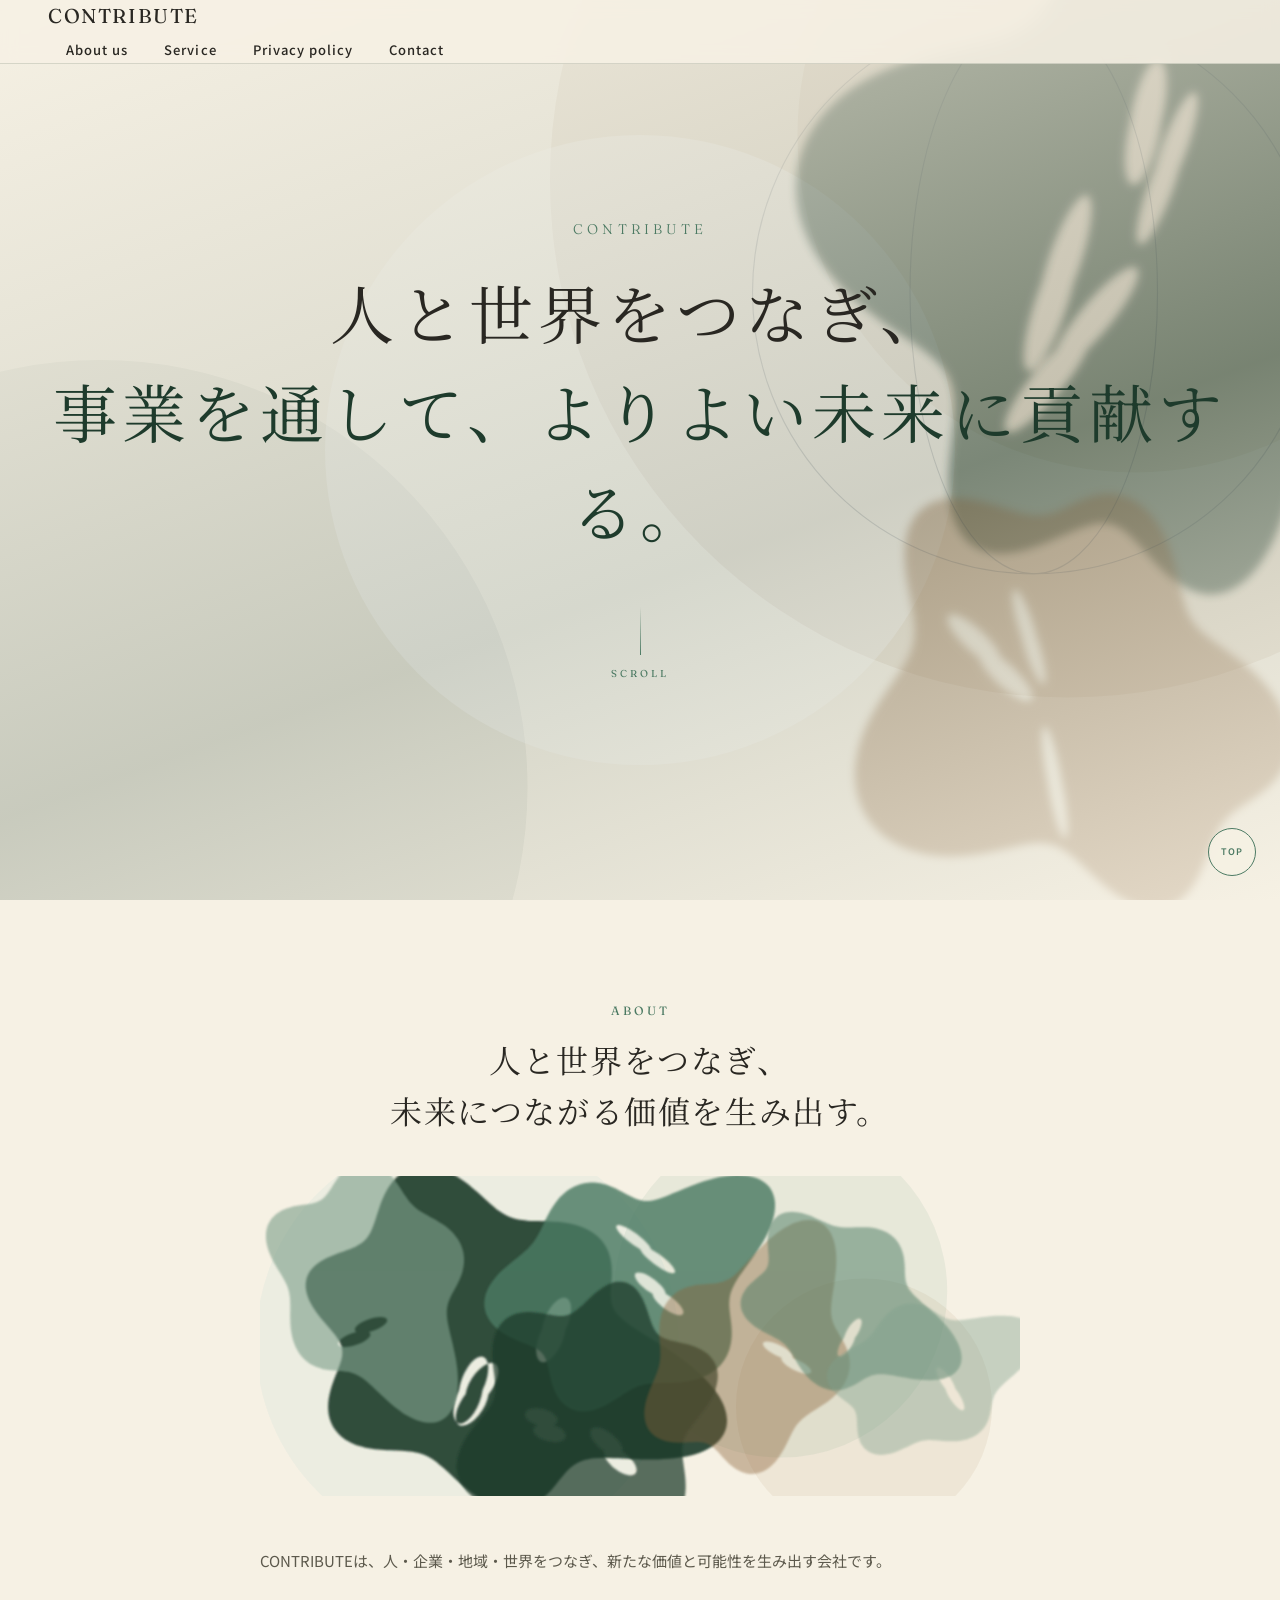
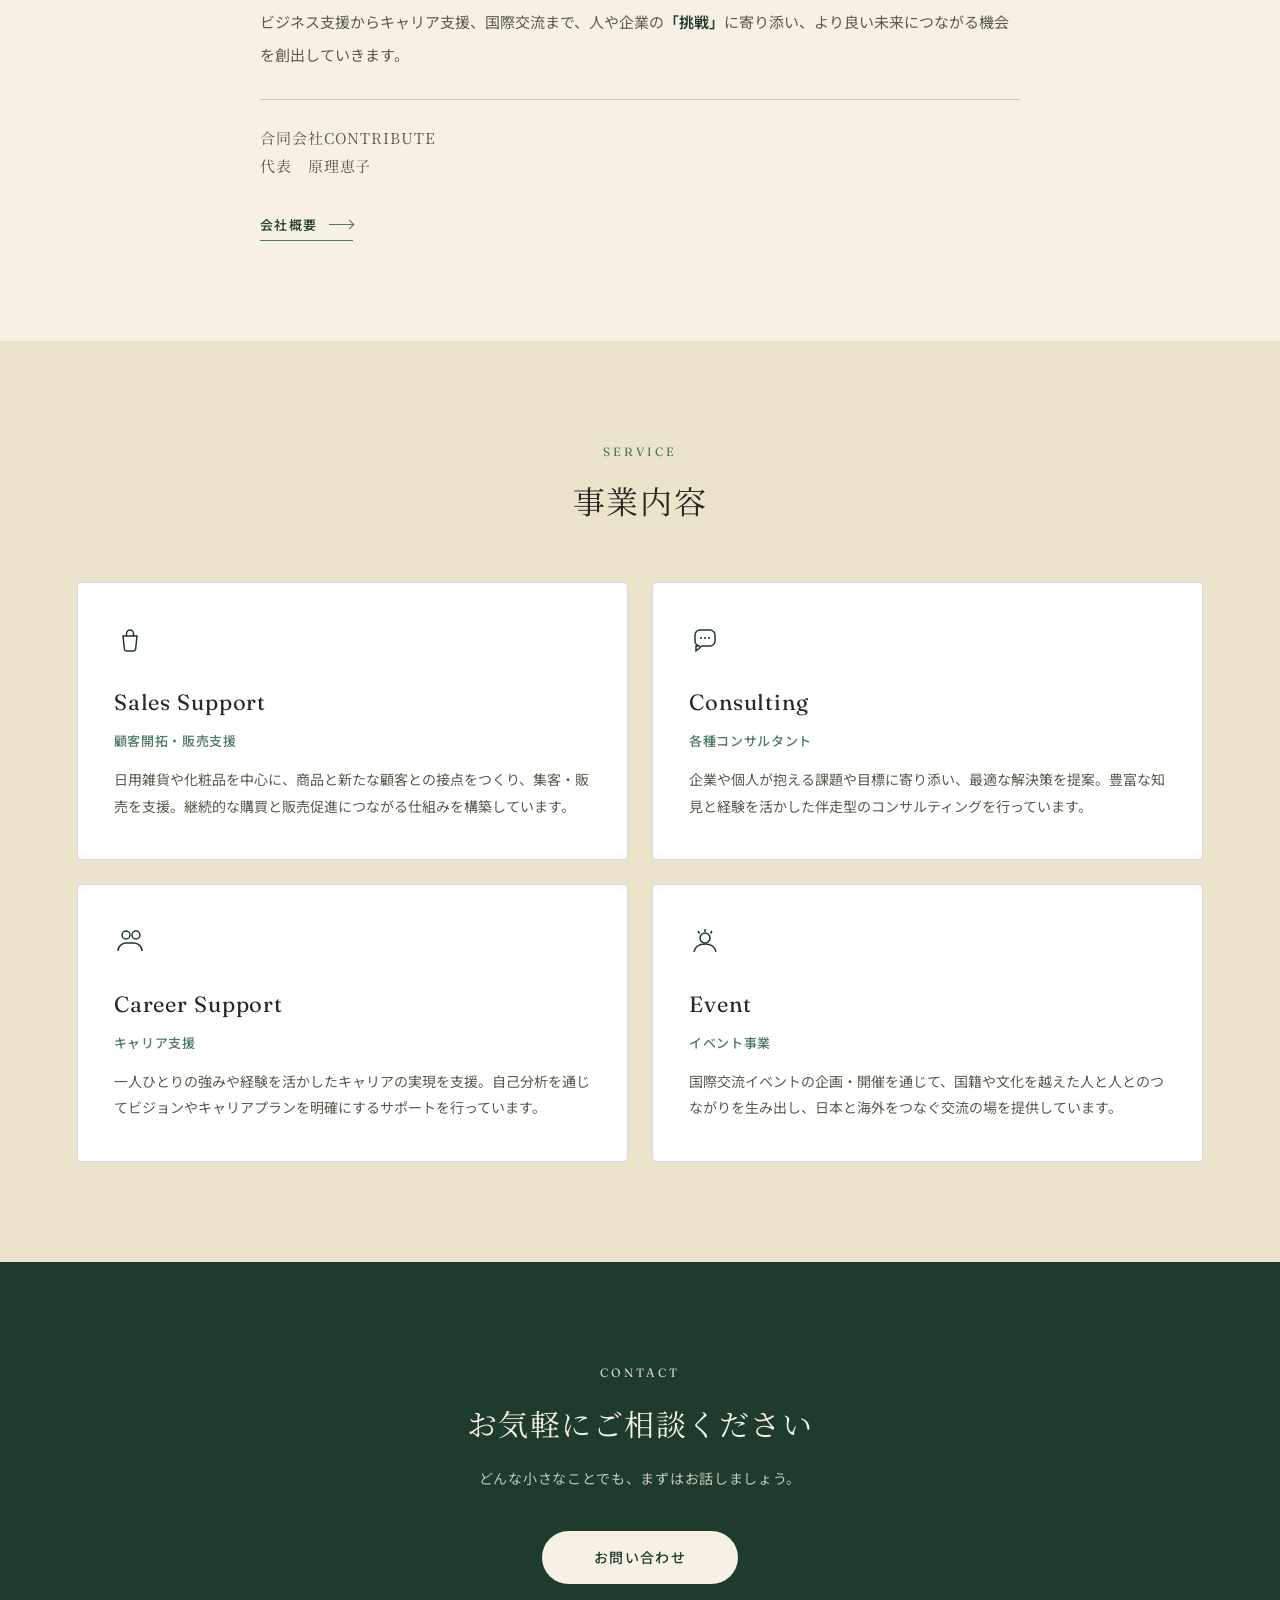
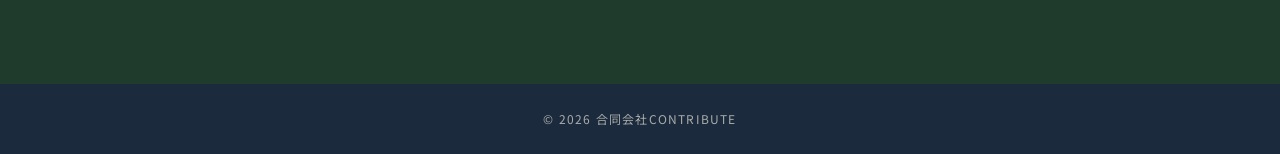
<file: index.html>
<!doctype html>
<html lang="ja">
  <head>
    <!-- Google Analytics : TODO CONTRIBUTE様の正式なGA計測IDに差し替えてください（現在UTSUWA案から引き継いだプレースホルダーのため無効化しています） -->
    <!--
    <script async src="https://www.googletagmanager.com/gtag/js?id=G-XXXXXXXXXX"></script>
    <script>
      window.dataLayer = window.dataLayer || [];
      function gtag(){dataLayer.push(arguments);}
      gtag('js', new Date());
      gtag('config', 'G-XXXXXXXXXX');
    </script>
    -->
    <meta charset="utf-8">
    <meta name="viewport" content="width=device-width, initial-scale=1, shrink-to-fit=no">
    <meta name="description" content="人と世界をつなぎ、事業を通して、よりよい未来に貢献する。合同会社CONTRIBUTE">
    <title>合同会社CONTRIBUTE</title>
    <link rel="icon" href="./favicon.ico?20260816">
    <!-- Google Fonts -->
    <link rel="preconnect" href="https://fonts.googleapis.com">
    <link rel="preconnect" href="https://fonts.gstatic.com" crossorigin>
    <link href="https://fonts.googleapis.com/css2?family=Fraunces:opsz,wght@9..144,300;9..144,400;9..144,500;9..144,600&family=Noto+Sans+JP:wght@300;400;500;700&family=Noto+Serif+JP:wght@300;400;500;600&display=swap" rel="stylesheet">
    <script src="https://ajax.googleapis.com/ajax/libs/jquery/3.6.0/jquery.min.js"></script>
    <script src="CONTRIBUTE.js"></script>
    <link href="CONTRIBUTE.css?v=20260816" rel="stylesheet">
  </head>
  <body id="top">
    <div class="wrapper">

      <!-- HEADER -->
      <header>
        <div class="header">
          <a class="header__logo" href="index.html">CONTRIBUTE</a>
          <div class="header__menu hide_sp">
            <ul>
              <li class="menu__list"><a href="about/index.html">About us</a></li>
              <li class="menu__list"><a href="#service">Service</a></li>
              <li class="menu__list"><a href="privacy-policy/index.html">Privacy policy</a></li>
              <li class="menu__list contact"><a href="contact/index.html">Contact</a></li>
            </ul>
          </div>
          <div class="header__menu--sp hide_pc"></div>
        </div>
      </header>
      <div class="hamburger-menu-wrapper hide_pc">
        <button class="hamburger-menu"><span>toggle menu</span></button>
      </div>
      <div class="menu-overlay"></div>
      <div class="menu">
        <div class="menu-list">
          <a href="about/index.html">About us</a><br>
          <a href="#service">Service</a><br>
          <a href="privacy-policy/index.html">Privacy policy</a><br>
          <a href="contact/index.html">Contact</a><br>
        </div>
      </div>

      <!-- HERO -->
      <section id="hero">
        <div class="hero__bg"></div>
        <div class="hero__overlay"></div>
        <div class="hero__content">
          <p class="hero__label">CONTRIBUTE</p>
          <h1 class="hero__title">人と世界をつなぎ、<br><span>事業を通して、よりよい未来に貢献する。</span></h1>
          <div class="hero__scroll">
            <span class="scroll-line"></span>
            <span class="scroll-text">SCROLL</span>
          </div>
        </div>
      </section>

      <!-- ABOUT -->
      <section id="about" class="about-message about-message--long section fade-in">
        <div class="section__inner about-message__inner--long">
          <div class="about-message__lead">
            <p class="section__label">ABOUT</p>
            <h2 class="section__title">人と世界をつなぎ、<br>未来につながる価値を生み出す。</h2>
          </div>
          <div class="about-message__img about-message__img--long">
            <img src="img/about_visual.svg" alt="CONTRIBUTE">
          </div>
          <div class="about-message__prose">
            <p>CONTRIBUTEは、人・企業・地域・世界をつなぎ、新たな価値と可能性を生み出す会社です。</p>
            <p>ビジネス支援からキャリア支援、国際交流まで、人や企業の<strong>「挑戦」</strong>に寄り添い、より良い未来につながる機会を創出していきます。</p>
            <p class="about-message__sign">合同会社CONTRIBUTE<br>代表　原理恵子</p>
            <a href="about/index.html" class="link-btn">
              <span class="link-btn__text">会社概要</span>
              <span class="link-btn__arrow"></span>
            </a>
          </div>
        </div>
      </section>

      <!-- SERVICE -->
      <section id="service" class="section section--gray fade-in">
        <div class="section__inner section__inner--center">
          <p class="section__label">SERVICE</p>
          <h2 class="section__title">事業内容</h2>
          <div class="service__grid">
            <div class="service__card">
              <div class="service__icon-wrap">
                <svg width="32" height="32" viewBox="0 0 32 32" fill="none" xmlns="http://www.w3.org/2000/svg">
                  <path d="M9 13h14l-1.4 13.2c-.1 1-.9 1.8-2 1.8h-7.2c-1 0-1.9-.8-2-1.8L9 13z" stroke="#1E3B2C" stroke-width="1.5" fill="none"/>
                  <path d="M12.5 13v-2.5a3.5 3.5 0 017 0V13" stroke="#1E3B2C" stroke-width="1.5" fill="none"/>
                </svg>
              </div>
              <h3 class="service__en">Sales Support</h3>
              <p class="service__ja">顧客開拓・販売支援</p>
              <p class="service__desc">日用雑貨や化粧品を中心に、商品と新たな顧客との接点をつくり、集客・販売を支援。継続的な購買と販売促進につながる仕組みを構築しています。</p>
            </div>
            <div class="service__card">
              <div class="service__icon-wrap">
                <svg width="32" height="32" viewBox="0 0 32 32" fill="none" xmlns="http://www.w3.org/2000/svg">
                  <path d="M6 12a5 5 0 015-5h10a5 5 0 015 5v6a5 5 0 01-5 5h-8l-6 5v-5H11a5 5 0 01-5-5v-6z" stroke="#1E3B2C" stroke-width="1.5" fill="none"/>
                  <circle cx="12" cy="15" r="1.1" fill="#1E3B2C"/>
                  <circle cx="16" cy="15" r="1.1" fill="#1E3B2C"/>
                  <circle cx="20" cy="15" r="1.1" fill="#1E3B2C"/>
                </svg>
              </div>
              <h3 class="service__en">Consulting</h3>
              <p class="service__ja">各種コンサルタント</p>
              <p class="service__desc">企業や個人が抱える課題や目標に寄り添い、最適な解決策を提案。豊富な知見と経験を活かした伴走型のコンサルティングを行っています。</p>
            </div>
            <div class="service__card">
              <div class="service__icon-wrap">
                <svg width="32" height="32" viewBox="0 0 32 32" fill="none" xmlns="http://www.w3.org/2000/svg">
                  <circle cx="12" cy="10" r="4" stroke="#1E3B2C" stroke-width="1.5" fill="none"/>
                  <circle cx="22" cy="10" r="4" stroke="#1E3B2C" stroke-width="1.5" fill="none"/>
                  <path d="M4 26c0-4.4 3.6-8 8-8h8c4.4 0 8 3.6 8 8" stroke="#1E3B2C" stroke-width="1.5" fill="none"/>
                </svg>
              </div>
              <h3 class="service__en">Career Support</h3>
              <p class="service__ja">キャリア支援</p>
              <p class="service__desc">一人ひとりの強みや経験を活かしたキャリアの実現を支援。自己分析を通じてビジョンやキャリアプランを明確にするサポートを行っています。</p>
            </div>
            <div class="service__card">
              <div class="service__icon-wrap">
                <svg width="32" height="32" viewBox="0 0 32 32" fill="none" xmlns="http://www.w3.org/2000/svg">
                  <circle cx="16" cy="13" r="5" stroke="#1E3B2C" stroke-width="1.5" fill="none"/>
                  <path d="M5 27c1-5 5-8 11-8s10 3 11 8" stroke="#1E3B2C" stroke-width="1.5" fill="none"/>
                  <path d="M16 4v3M9 6l1.5 2.5M23 6l-1.5 2.5" stroke="#1E3B2C" stroke-width="1.5"/>
                </svg>
              </div>
              <h3 class="service__en">Event</h3>
              <p class="service__ja">イベント事業</p>
              <p class="service__desc">国際交流イベントの企画・開催を通じて、国籍や文化を越えた人と人とのつながりを生み出し、日本と海外をつなぐ交流の場を提供しています。</p>
            </div>
          </div>
        </div>
      </section>

      <!-- CONTACT CTA -->
      <section id="contact-cta" class="section section--pink fade-in">
        <div class="section__inner section__inner--center">
          <p class="section__label section__label--light">CONTACT</p>
          <h2 class="cta__title">お気軽にご相談ください</h2>
          <p class="cta__body">どんな小さなことでも、まずはお話しましょう。</p>
          <a href="contact/index.html" class="cta-btn">お問い合わせ</a>
        </div>
      </section>

      <footer>
        <p>© 2026 合同会社CONTRIBUTE</p>
      </footer>

      <a class="totop" href="#top"><span>TOP</span></a>
    </div>
  </body>
</html>
</file>
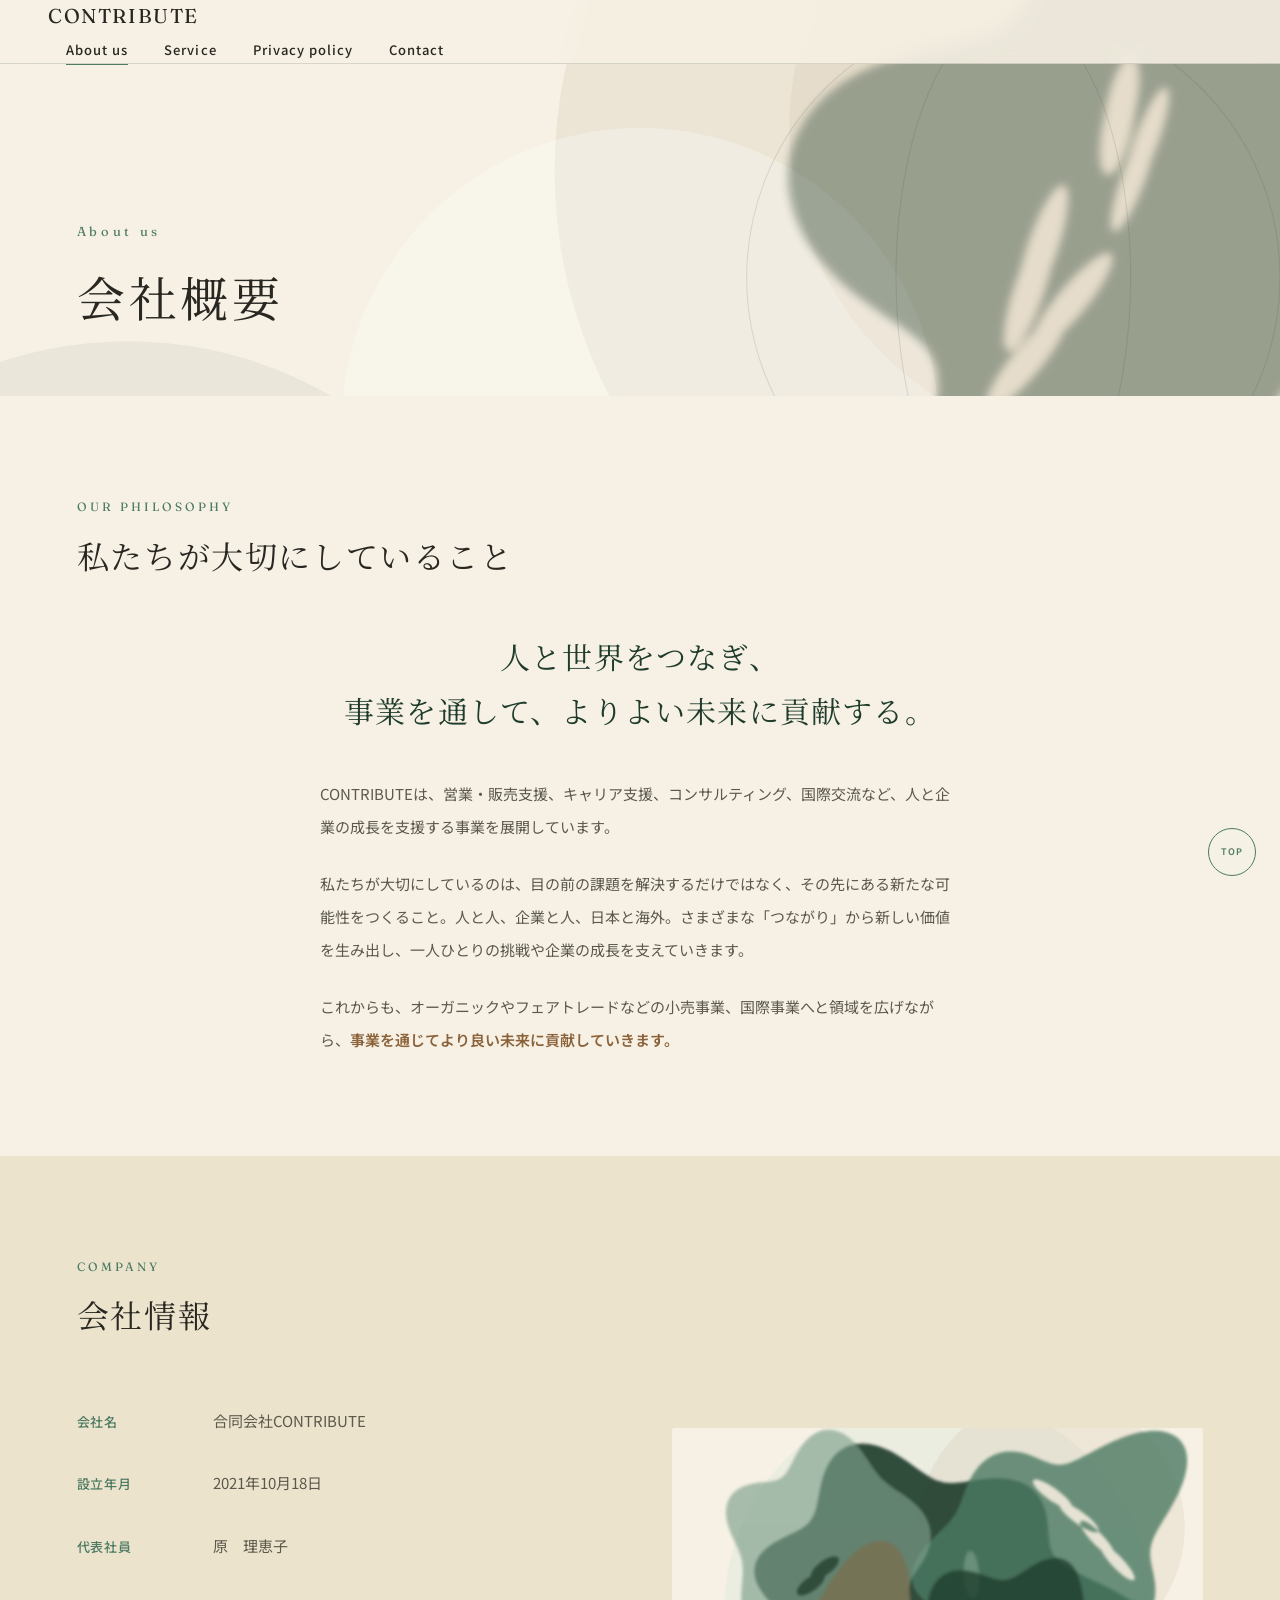
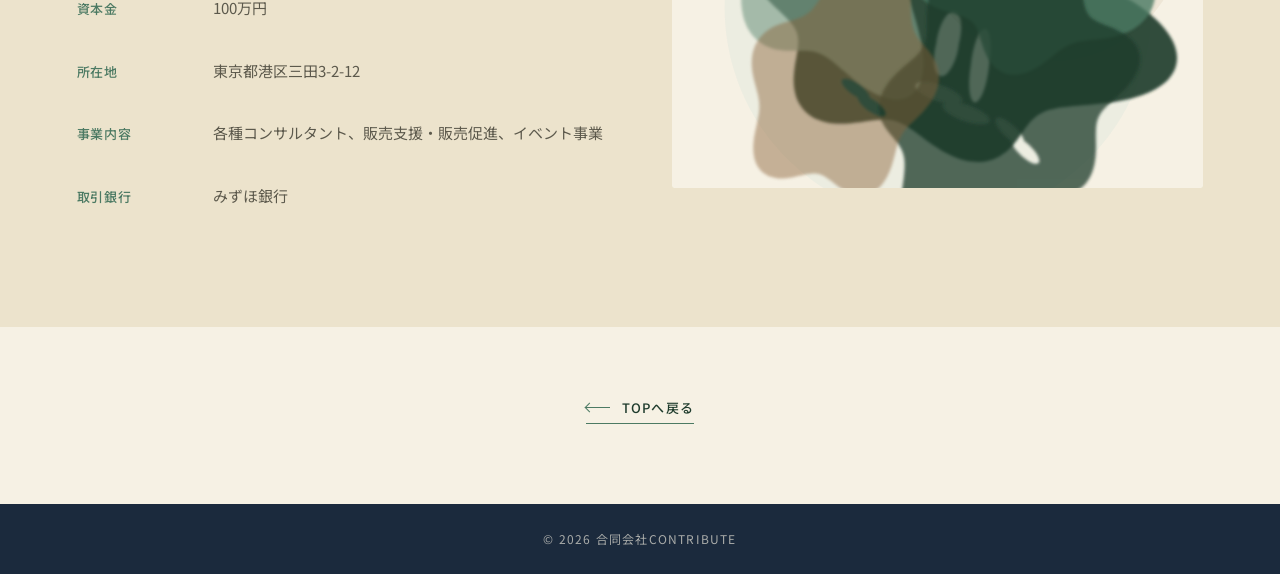
<file: about/index.html>
<!doctype html>
<html lang="ja">
  <head>
    <!-- Google Analytics : TODO CONTRIBUTE様の正式なGA計測IDに差し替えてください -->
    <!--
    <script async src="https://www.googletagmanager.com/gtag/js?id=G-XXXXXXXXXX"></script>
    <script>
      window.dataLayer = window.dataLayer || [];
      function gtag(){dataLayer.push(arguments);}
      gtag('js', new Date());
      gtag('config', 'G-XXXXXXXXXX');
    </script>
    -->
    <meta charset="utf-8">
    <meta name="viewport" content="width=device-width, initial-scale=1, shrink-to-fit=no">
    <meta name="description" content="合同会社CONTRIBUTE の会社概要・理念・事業内容">
    <title>About us｜合同会社CONTRIBUTE</title>
    <link rel="icon" href="../favicon.ico?20260816">
    <link rel="preconnect" href="https://fonts.googleapis.com">
    <link rel="preconnect" href="https://fonts.gstatic.com" crossorigin>
    <link href="https://fonts.googleapis.com/css2?family=Fraunces:opsz,wght@9..144,300;9..144,400;9..144,500;9..144,600&family=Noto+Sans+JP:wght@300;400;500;700&family=Noto+Serif+JP:wght@300;400;500;600&display=swap" rel="stylesheet">
    <script src="https://ajax.googleapis.com/ajax/libs/jquery/3.6.0/jquery.min.js"></script>
    <script src="../CONTRIBUTE.js"></script>
    <link href="../CONTRIBUTE.css?v=20260816" rel="stylesheet">
  </head>
  <body id="about-page">
    <div class="wrapper">

      <!-- HEADER -->
      <header>
        <div class="header">
          <a class="header__logo" href="../index.html">CONTRIBUTE</a>
          <div class="header__menu hide_sp">
            <ul>
              <li class="menu__list current"><a href="../about/index.html">About us</a></li>
              <li class="menu__list"><a href="../index.html#service">Service</a></li>
              <li class="menu__list"><a href="../privacy-policy/index.html">Privacy policy</a></li>
              <li class="menu__list contact"><a href="../contact/index.html">Contact</a></li>
            </ul>
          </div>
          <div class="header__menu--sp hide_pc"></div>
        </div>
      </header>
      <div class="hamburger-menu-wrapper hide_pc">
        <button class="hamburger-menu"><span>toggle menu</span></button>
      </div>
      <div class="menu-overlay"></div>
      <div class="menu">
        <div class="menu-list">
          <a href="../about/index.html">About us</a><br>
          <a href="../index.html#service">Service</a><br>
          <a href="../privacy-policy/index.html">Privacy policy</a><br>
          <a href="../contact/index.html">Contact</a><br>
        </div>
      </div>

      <!-- PAGE HERO -->
      <div class="page-hero">
        <div class="page-hero__bg"></div>
        <div class="page-hero__content">
          <p class="page-hero__en">About us</p>
          <h1 class="page-hero__title">会社概要</h1>
        </div>
      </div>

      <!-- PHILOSOPHY -->
      <section class="about-mvv section fade-in">
        <div class="section__inner">
          <p class="section__label">Our Philosophy</p>
          <h2 class="section__title">私たちが大切にしていること</h2>
          <div class="philosophy__lead">
            <p class="philosophy__statement">人と世界をつなぎ、<br class="hide_sp">事業を通して、よりよい未来に貢献する。</p>
          </div>
          <div class="philosophy__body">
            <p>CONTRIBUTEは、営業・販売支援、キャリア支援、コンサルティング、国際交流など、人と企業の成長を支援する事業を展開しています。</p>
            <p>私たちが大切にしているのは、目の前の課題を解決するだけではなく、その先にある新たな可能性をつくること。人と人、企業と人、日本と海外。さまざまな「つながり」から新しい価値を生み出し、一人ひとりの挑戦や企業の成長を支えていきます。</p>
            <p>これからも、オーガニックやフェアトレードなどの小売事業、国際事業へと領域を広げながら、<strong>事業を通じてより良い未来に貢献していきます。</strong></p>
          </div>
        </div>
      </section>

      <!-- COMPANY INFO -->
      <section class="about-info section section--gray fade-in">
        <div class="section__inner">
          <p class="section__label">Company</p>
          <h2 class="section__title">会社情報</h2>
          <div class="info__inner">
            <div class="info__table">
              <dl>
                <div class="info__row">
                  <dt>会社名</dt>
                  <dd>合同会社CONTRIBUTE</dd>
                </div>
                <div class="info__row">
                  <dt>設立年月</dt>
                  <dd>2021年10月18日</dd>
                </div>
                <div class="info__row">
                  <dt>代表社員</dt>
                  <dd>原　理恵子</dd>
                </div>
                <div class="info__row">
                  <dt>資本金</dt>
                  <dd>100万円</dd>
                </div>
                <div class="info__row">
                  <dt>所在地</dt>
                  <dd>東京都港区三田3-2-12</dd>
                </div>
                <div class="info__row">
                  <dt>事業内容</dt>
                  <dd>各種コンサルタント、販売支援・販売促進、イベント事業</dd>
                </div>
                <div class="info__row">
                  <dt>取引銀行</dt>
                  <dd>みずほ銀行</dd>
                </div>
              </dl>
            </div>
            <div class="info__img">
              <img src="../img/company_visual.svg" alt="CONTRIBUTE">
            </div>
          </div>
        </div>
      </section>

      <!-- BACK TO TOP -->
      <div class="back-nav fade-in">
        <a href="../index.html" class="link-btn">
          <span class="link-btn__arrow link-btn__arrow--left"></span>
          <span class="link-btn__text">TOPへ戻る</span>
        </a>
      </div>

      <footer>
        <p>© 2026 合同会社CONTRIBUTE</p>
      </footer>

      <a class="totop" href="#about-page"><span>TOP</span></a>
    </div>
  </body>
</html>
</file>
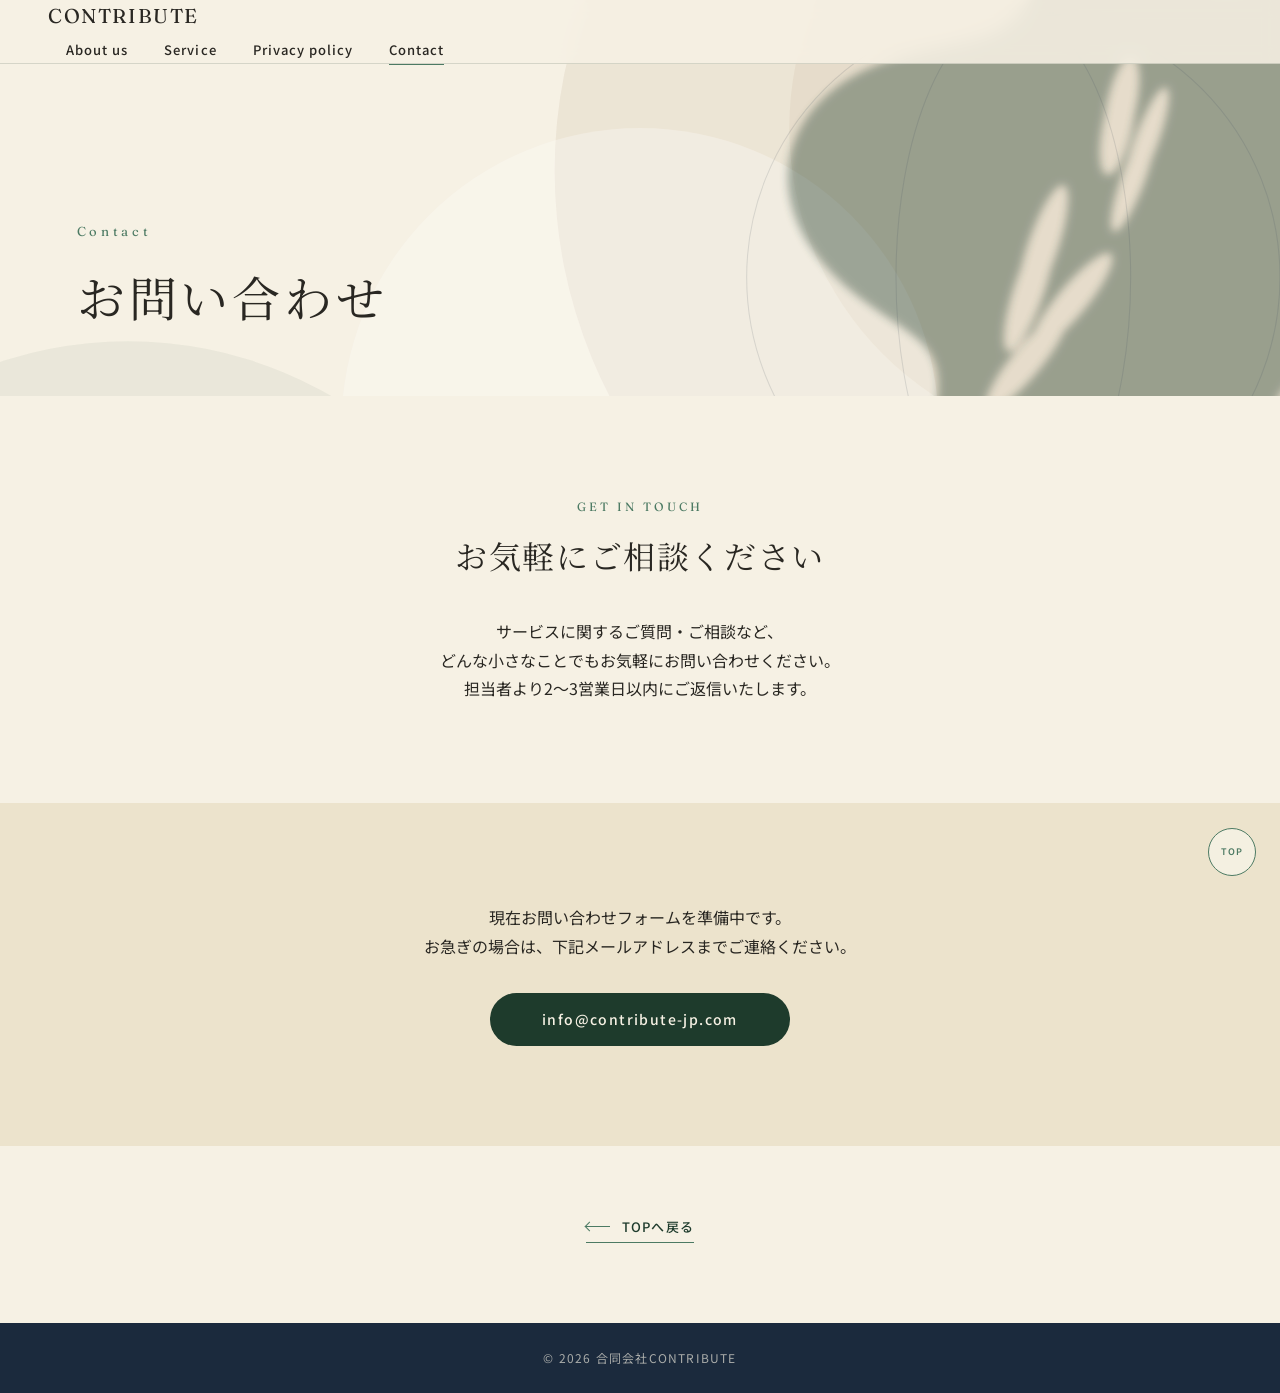
<file: contact/index.html>
<!doctype html>
<html lang="ja">
  <head>
    <!-- Google Analytics : TODO CONTRIBUTE様の正式なGA計測IDに差し替えてください -->
    <!--
    <script async src="https://www.googletagmanager.com/gtag/js?id=G-XXXXXXXXXX"></script>
    <script>
      window.dataLayer = window.dataLayer || [];
      function gtag(){dataLayer.push(arguments);}
      gtag('js', new Date());
      gtag('config', 'G-XXXXXXXXXX');
    </script>
    -->
    <meta charset="utf-8">
    <meta name="viewport" content="width=device-width, initial-scale=1, shrink-to-fit=no">
    <meta name="description" content="合同会社CONTRIBUTE へのお問い合わせはこちらから。">
    <title>Contact｜合同会社CONTRIBUTE</title>
    <link rel="icon" href="../favicon.ico?20260816">
    <link rel="preconnect" href="https://fonts.googleapis.com">
    <link rel="preconnect" href="https://fonts.gstatic.com" crossorigin>
    <link href="https://fonts.googleapis.com/css2?family=Fraunces:opsz,wght@9..144,300;9..144,400;9..144,500;9..144,600&family=Noto+Sans+JP:wght@300;400;500;700&family=Noto+Serif+JP:wght@300;400;500;600&display=swap" rel="stylesheet">
    <script src="https://ajax.googleapis.com/ajax/libs/jquery/3.6.0/jquery.min.js"></script>
    <script src="../CONTRIBUTE.js"></script>
    <link href="../CONTRIBUTE.css?v=20260816" rel="stylesheet">
  </head>
  <body id="contact-page">
    <div class="wrapper">

      <!-- HEADER -->
      <header>
        <div class="header">
          <a class="header__logo" href="../index.html">CONTRIBUTE</a>
          <div class="header__menu hide_sp">
            <ul>
              <li class="menu__list"><a href="../about/index.html">About us</a></li>
              <li class="menu__list"><a href="../index.html#service">Service</a></li>
              <li class="menu__list"><a href="../privacy-policy/index.html">Privacy policy</a></li>
              <li class="menu__list current"><a href="../contact/index.html">Contact</a></li>
            </ul>
          </div>
          <div class="header__menu--sp hide_pc"></div>
        </div>
      </header>
      <div class="hamburger-menu-wrapper hide_pc">
        <button class="hamburger-menu"><span>toggle menu</span></button>
      </div>
      <div class="menu-overlay"></div>
      <div class="menu">
        <div class="menu-list">
          <a href="../about/index.html">About us</a><br>
          <a href="../index.html#service">Service</a><br>
          <a href="../privacy-policy/index.html">Privacy policy</a><br>
          <a href="../contact/index.html">Contact</a><br>
        </div>
      </div>

      <!-- PAGE HERO -->
      <div class="page-hero">
        <div class="page-hero__bg"></div>
        <div class="page-hero__content">
          <p class="page-hero__en">Contact</p>
          <h1 class="page-hero__title">お問い合わせ</h1>
        </div>
      </div>

      <!-- CONTACT INTRO -->
      <section class="contact-intro section fade-in">
        <div class="section__inner section__inner--center">
          <p class="section__label">Get in touch</p>
          <h2 class="section__title">お気軽にご相談ください</h2>
          <p class="contact-intro__body">
            サービスに関するご質問・ご相談など、<br>
            どんな小さなことでもお気軽にお問い合わせください。<br>
            担当者より2〜3営業日以内にご返信いたします。
          </p>
        </div>
      </section>

      <!-- FORM -->
      <!--
        TODO: CONTRIBUTE様ご自身のformrunアカウントで新しく問い合わせフォームを作成し、
        発行される data-formrun-form の値（@から始まるID）に差し替えた上で、
        下記のプレースホルダー（mailtoボタン）をformrun埋め込みコードに戻してください。
        元のUTSUWA案のIDをそのまま流用すると、問い合わせがUTSUWA様側に届いてしまうため
        安全のため一旦メールリンクに置き換えています。
      -->
      <section class="contact-form section section--gray fade-in">
        <div class="section__inner section__inner--center contact-form__inner">
          <p class="contact-intro__body" style="margin-bottom:32px;">
            現在お問い合わせフォームを準備中です。<br>
            お急ぎの場合は、下記メールアドレスまでご連絡ください。
          </p>
          <a href="mailto:info@contribute-jp.com" class="cta-btn cta-btn--solid">info@contribute-jp.com</a>
        </div>
      </section>

      <!-- BACK -->
      <div class="back-nav fade-in">
        <a href="../index.html" class="link-btn">
          <span class="link-btn__arrow link-btn__arrow--left"></span>
          <span class="link-btn__text">TOPへ戻る</span>
        </a>
      </div>

      <footer>
        <p>© 2026 合同会社CONTRIBUTE</p>
      </footer>

      <a class="totop" href="#contact-page"><span>TOP</span></a>
    </div>
  </body>
</html>
</file>
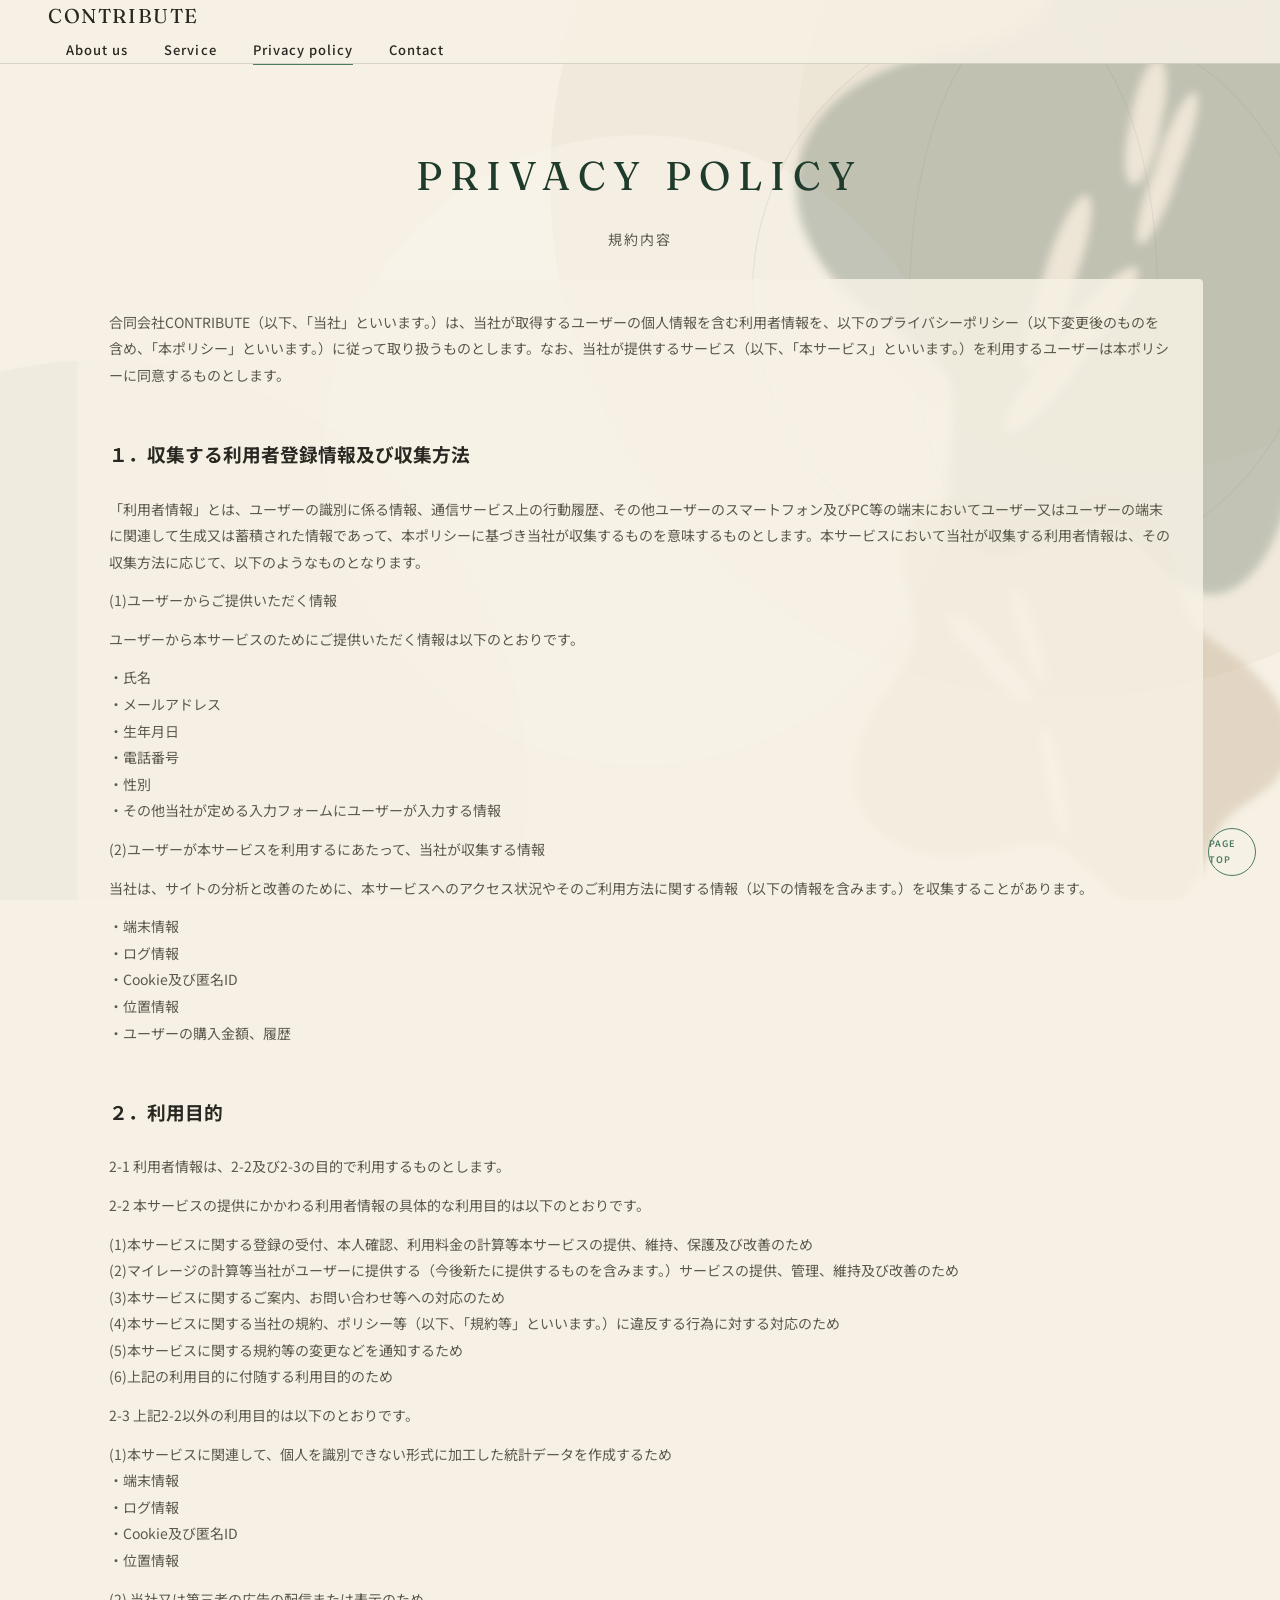
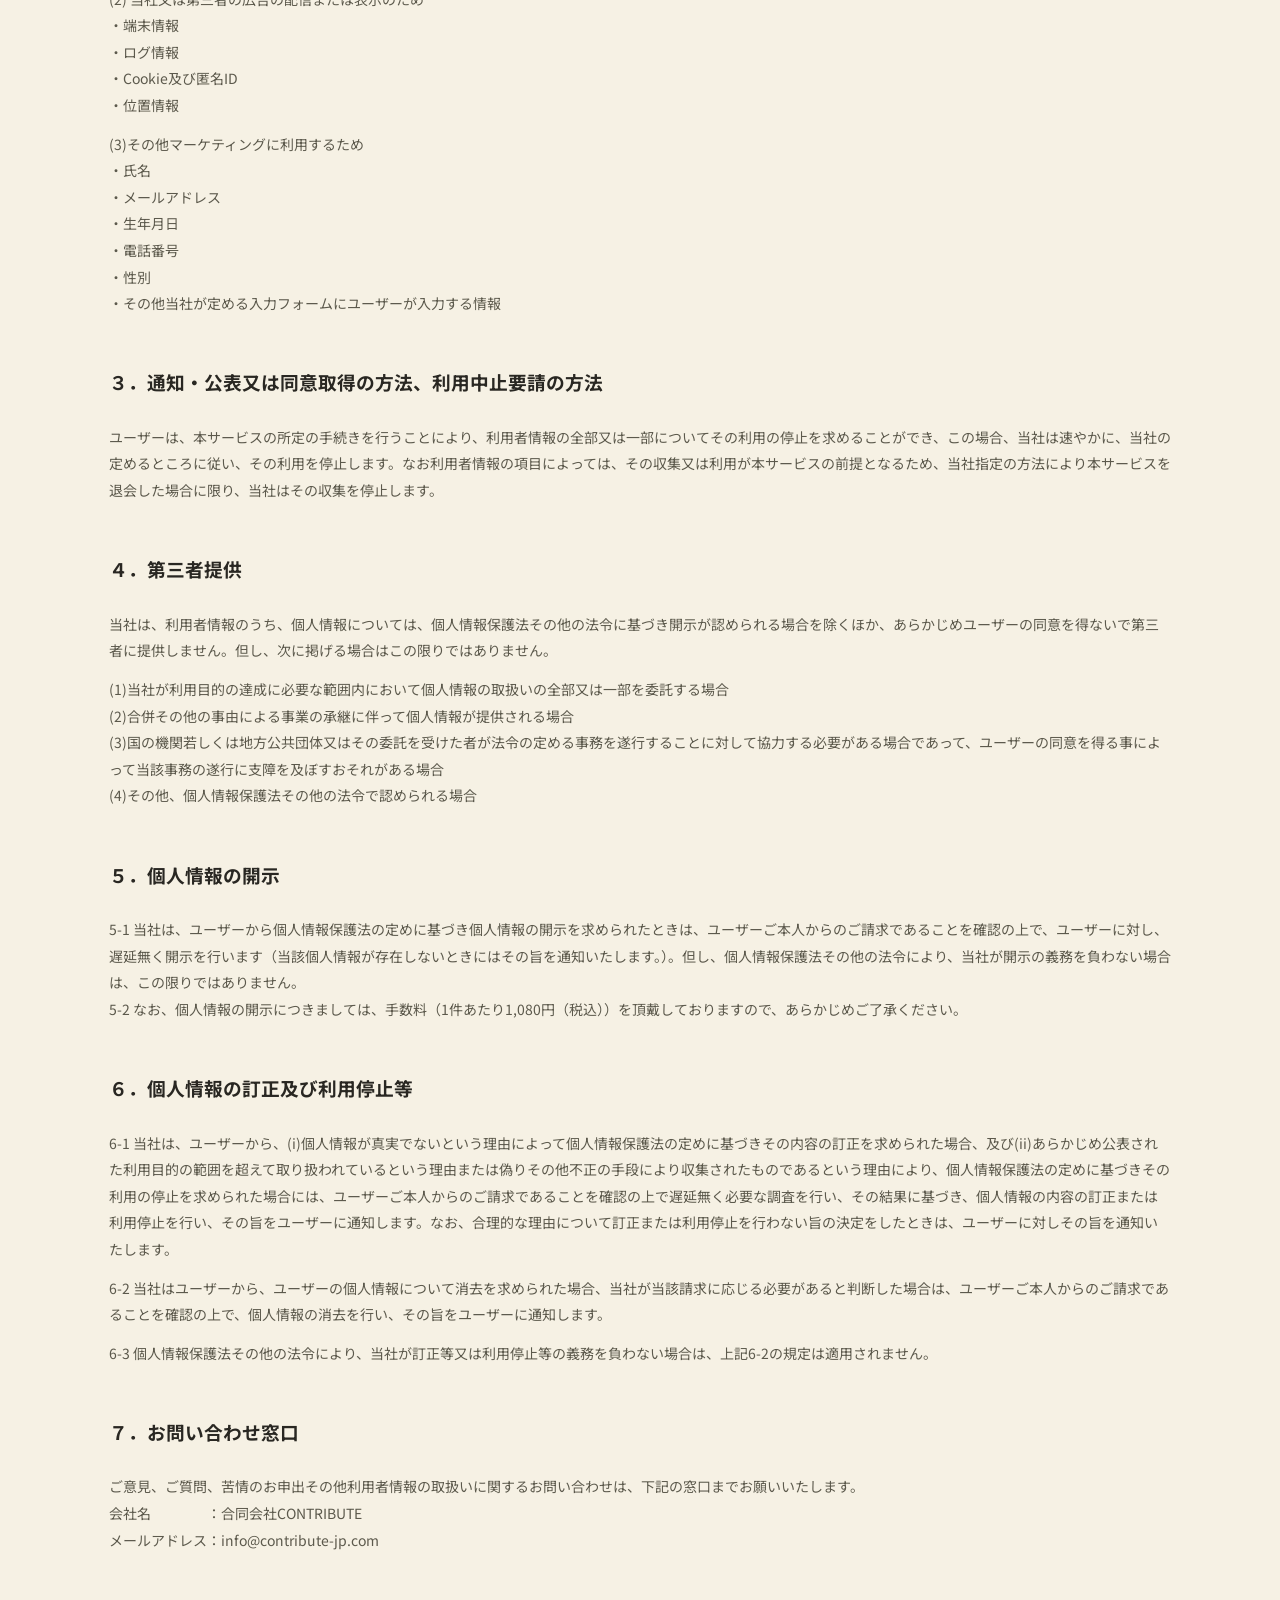
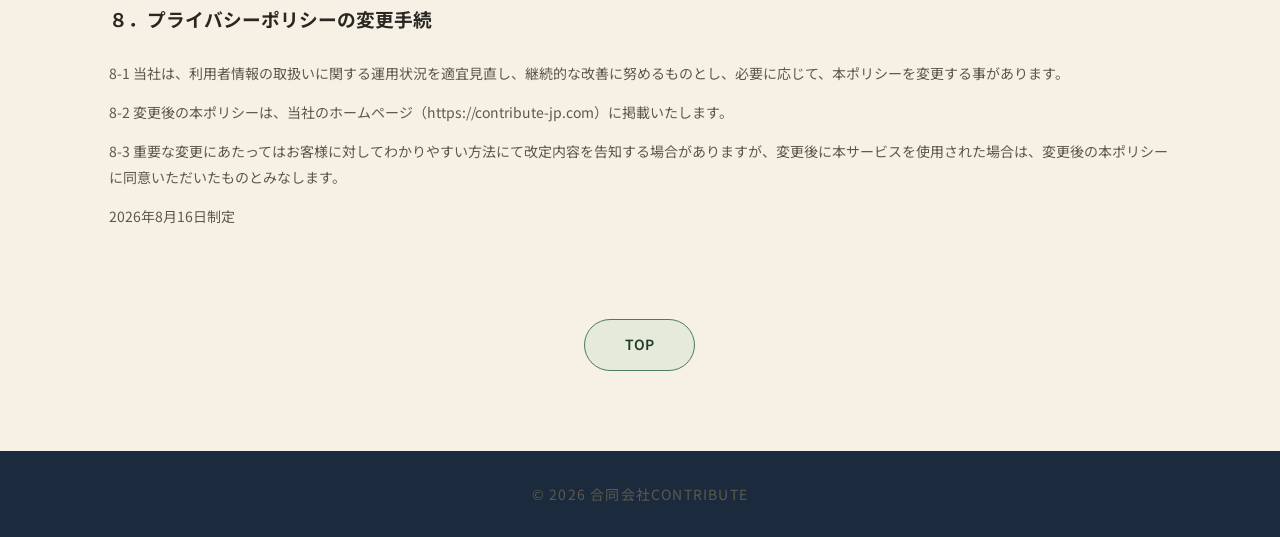
<file: privacy-policy/index.html>
<!doctype html>
<html>
  <head>
    <!-- Global site tag (gtag.js) - Google Analytics : TODO CONTRIBUTE様の正式なGA計測IDに差し替えてください -->
    <!--
    <script async src="https://www.googletagmanager.com/gtag/js?id=G-XXXXXXXXXX"></script>
    <script>
      window.dataLayer = window.dataLayer || [];
      function gtag(){dataLayer.push(arguments);}
      gtag('js', new Date());

      gtag('config', 'G-XXXXXXXXXX');
    </script>
    -->
    <meta charset="utf-8">
    <meta name="viewport" content="width=device-width, initial-scale=1, shrink-to-fit=no">
    <meta name="description" content="人と世界をつなぎ、事業を通して、よりよい未来に貢献する。">
    <title>プライバシーポリシー｜合同会社CONTRIBUTE</title>
    <link rel="icon" href="../favicon.ico?20260816">
    <script src="https://ajax.googleapis.com/ajax/libs/jquery/3.6.0/jquery.min.js"></script>
    <script src="../CONTRIBUTE.js"></script>
    <link href="../CONTRIBUTE.css?v=20260816" rel="stylesheet">
  </head>
  <body id="privacy-policy">
    <div class="wrapper">
      <div class="main_bg_sub"></div>
      <header>
        <div class="header">
          <a class="header__logo" href="../index.html">CONTRIBUTE</a>
          <div class="header__menu hide_sp">
            <ul>
              <li class="menu__list"><a href="../about/index.html">About us</a></li>
              <li class="menu__list"><a href="../index.html#service">Service</a></li>
              <li class="menu__list current"><a href="../privacy-policy/index.html">Privacy policy</a></li>
              <li class="menu__list"><a href="../contact/index.html">Contact</a></li>
            </ul>
          </div>
          <div class="header__menu--sp hide_pc"></div>
        </div>
      </header>
      <div class="hamburger-menu-wrapper hide_pc">
          <button class="hamburger-menu">
              <span>toggle menu</span>
          </button>
      </div>
      <div class="menu-overlay"></div>
      <div class="menu">
        <div class="menu-list">
            <a href="../about/index.html">About us</a><br>
            <a href="../index.html#service">Service</a><br>
            <a href="../privacy-policy/index.html">Privacy policy</a><br>
            <a href="../contact/index.html">Contact</a><br>
        </div>
      </div>
      <div id="top"></div>

      <div class="wrapper--w">
        <div id="title">
          <h2>PRIVACY POLICY</h2>
          <p>規約内容</p>
        </div>
        <div class="privacy-detail">
          <div class="content">
            <div class="">
              <p>
                  合同会社CONTRIBUTE（以下、「当社」といいます。）は、当社が取得するユーザーの個人情報を含む利用者情報を、以下のプライバシーポリシー（以下変更後のものを含め、「本ポリシー」といいます。）に従って取り扱うものとします。なお、当社が提供するサービス（以下、「本サービス」といいます。）を利用するユーザーは本ポリシーに同意するものとします。
              </p>
              <h3>１．収集する利用者登録情報及び収集方法</h3>
              <p>
                  「利用者情報」とは、ユーザーの識別に係る情報、通信サービス上の行動履歴、その他ユーザーのスマートフォン及びPC等の端末においてユーザー又はユーザーの端末に関連して生成又は蓄積された情報であって、本ポリシーに基づき当社が収集するものを意味するものとします。本サービスにおいて当社が収集する利用者情報は、その収集方法に応じて、以下のようなものとなります。
              </p>
              <p>(1)ユーザーからご提供いただく情報</p>
              <p>ユーザーから本サービスのためにご提供いただく情報は以下のとおりです。</p>
              <p>・氏名<br>
                  ・メールアドレス<br>
                  ・生年月日<br>
                  ・電話番号<br>
                  ・性別<br>
                  ・その他当社が定める入力フォームにユーザーが入力する情報
              </p>
              <p>(2)ユーザーが本サービスを利用するにあたって、当社が収集する情報</p>
              <p>
                  当社は、サイトの分析と改善のために、本サービスへのアクセス状況やそのご利用方法に関する情報（以下の情報を含みます。）を収集することがあります。
              </p>
              <p>・端末情報<br>
                  ・ログ情報<br>
                  ・Cookie及び匿名ID<br>
                  ・位置情報<br>
                  ・ユーザーの購入金額、履歴
              </p>
              <h3>２．利用目的</h3>
              <p>2-1 利用者情報は、2-2及び2-3の目的で利用するものとします。</p>
              <p>2-2 本サービスの提供にかかわる利用者情報の具体的な利用目的は以下のとおりです。</p>
              <p>(1)本サービスに関する登録の受付、本人確認、利用料金の計算等本サービスの提供、維持、保護及び改善のため<br>
                  (2)マイレージの計算等当社がユーザーに提供する（今後新たに提供するものを含みます。）サービスの提供、管理、維持及び改善のため<br>
                  (3)本サービスに関するご案内、お問い合わせ等への対応のため<br>
                  (4)本サービスに関する当社の規約、ポリシー等（以下、「規約等」といいます。）に違反する行為に対する対応のため<br>
                  (5)本サービスに関する規約等の変更などを通知するため<br>
                  (6)上記の利用目的に付随する利用目的のため
              </p>
              <p>2-3 上記2-2以外の利用目的は以下のとおりです。</p>
              <p>(1)本サービスに関連して、個人を識別できない形式に加工した統計データを作成するため<br>
                  ・端末情報<br>
                  ・ログ情報<br>
                  ・Cookie及び匿名ID<br>
                  ・位置情報
              </p>
              <p>(2) 当社又は第三者の広告の配信または表示のため<br>
                  ・端末情報<br>
                  ・ログ情報<br>
                  ・Cookie及び匿名ID<br>
                  ・位置情報
              </p>
              <p>
                  (3)その他マーケティングに利用するため<br>
                  ・氏名<br>
                  ・メールアドレス<br>
                  ・生年月日<br>
                  ・電話番号<br>
                  ・性別<br>
                  ・その他当社が定める入力フォームにユーザーが入力する情報
              </p>
              <h3>３．通知・公表又は同意取得の方法、利用中止要請の方法</h3>
              <p>ユーザーは、本サービスの所定の手続きを行うことにより、利用者情報の全部又は一部についてその利用の停止を求めることができ、この場合、当社は速やかに、当社の定めるところに従い、その利用を停止します。なお利用者情報の項目によっては、その収集又は利用が本サービスの前提となるため、当社指定の方法により本サービスを退会した場合に限り、当社はその収集を停止します。</p>
              <h3>４．第三者提供</h3>
              <p>
              当社は、利用者情報のうち、個人情報については、個人情報保護法その他の法令に基づき開示が認められる場合を除くほか、あらかじめユーザーの同意を得ないで第三者に提供しません。但し、次に掲げる場合はこの限りではありません。
              </p>
              <p>(1)当社が利用目的の達成に必要な範囲内において個人情報の取扱いの全部又は一部を委託する場合<br>
                  (2)合併その他の事由による事業の承継に伴って個人情報が提供される場合<br>
                  (3)国の機関若しくは地方公共団体又はその委託を受けた者が法令の定める事務を遂行することに対して協力する必要がある場合であって、ユーザーの同意を得る事によって当該事務の遂行に支障を及ぼすおそれがある場合<br>
                  (4)その他、個人情報保護法その他の法令で認められる場合<br>
              </p>
              <h3>５．個人情報の開示</h3>
              <p>
                  5-1 当社は、ユーザーから個人情報保護法の定めに基づき個人情報の開示を求められたときは、ユーザーご本人からのご請求であることを確認の上で、ユーザーに対し、遅延無く開示を行います（当該個人情報が存在しないときにはその旨を通知いたします。）。但し、個人情報保護法その他の法令により、当社が開示の義務を負わない場合は、この限りではありません。<br>
                  5-2 なお、個人情報の開示につきましては、手数料（1件あたり1,080円（税込））を頂戴しておりますので、あらかじめご了承ください。
              </p>
              <h3>６．個人情報の訂正及び利用停止等</h3>
              <p>
                  6-1 当社は、ユーザーから、(i)個人情報が真実でないという理由によって個人情報保護法の定めに基づきその内容の訂正を求められた場合、及び(ii)あらかじめ公表された利用目的の範囲を超えて取り扱われているという理由または偽りその他不正の手段により収集されたものであるという理由により、個人情報保護法の定めに基づきその利用の停止を求められた場合には、ユーザーご本人からのご請求であることを確認の上で遅延無く必要な調査を行い、その結果に基づき、個人情報の内容の訂正または利用停止を行い、その旨をユーザーに通知します。なお、合理的な理由について訂正または利用停止を行わない旨の決定をしたときは、ユーザーに対しその旨を通知いたします。
              </p>
              <p>
                  6-2 当社はユーザーから、ユーザーの個人情報について消去を求められた場合、当社が当該請求に応じる必要があると判断した場合は、ユーザーご本人からのご請求であることを確認の上で、個人情報の消去を行い、その旨をユーザーに通知します。
              </p>
              <p>
                  6-3 個人情報保護法その他の法令により、当社が訂正等又は利用停止等の義務を負わない場合は、上記6-2の規定は適用されません。
              </p>
              <h3>７．お問い合わせ窓口</h3>
              <p>ご意見、ご質問、苦情のお申出その他利用者情報の取扱いに関するお問い合わせは、下記の窓口までお願いいたします。<br>
                  会社名　　　　：合同会社CONTRIBUTE<br>
                  メールアドレス：info@contribute-jp.com
              </p>
              <h3>８．プライバシーポリシーの変更手続</h3>
              <p>
                  8-1 当社は、利用者情報の取扱いに関する運用状況を適宜見直し、継続的な改善に努めるものとし、必要に応じて、本ポリシーを変更する事があります。
              </p>
              <p>
                  8-2 変更後の本ポリシーは、当社のホームページ（https://contribute-jp.com）に掲載いたします。
              </p>
              <p>
                  8-3 重要な変更にあたってはお客様に対してわかりやすい方法にて改定内容を告知する場合がありますが、変更後に本サービスを使用された場合は、変更後の本ポリシーに同意いただいたものとみなします。
              </p>
              <p>2026年8月16日制定</p>
            </div>
          </div>
        </div>
        <div class="btn__back">
          <a href="../index.html" class="top-btn top-btn--left">
            <span class="arrow-circle">
              <span class="arrow-line"></span>
            </span>
            <span class="top-text" href="../index.html">TOP</span>
          </a>
        </div>
      </div>
    </div>
    <footer>
      <p>© 2026 合同会社CONTRIBUTE</p>
    </footer>
    <a class="totop" href="#top"><span>PAGE TOP</span></a>
    </div> 
  </body>
</html>
</file>
<file: CONTRIBUTE.css>
@charset "UTF-8";
@import url('https://fonts.googleapis.com/css2?family=Fraunces:opsz,wght@9..144,300;9..144,400;9..144,500;9..144,600&family=Noto+Sans+JP:wght@300;400;500;700&family=Noto+Serif+JP:wght@300;400;500;600&display=swap');

/* ============================================================
   CSS Variables
   ============================================================ */
:root {
  --white:        #FFFFFF;
  --ivory:        #F6F1E4;  /* 背景ベース（アイボリー） */
  --ivory-deep:   #ECE3CC;  /* セクション背景（交互） */
  --gray-mid:     #D2C9B4;  /* 罫線・ディバイダー */
  --gray-dark:    #7A7160;  /* 予備 */

  --green-deep:   #1E3B2C;  /* プライマリアクセント（深い緑） */
  --green-mid:    #4C7A63;  /* セカンダリアクセント（中間の緑） */
  --green-wash:   #E6EAD9;  /* 淡い緑のウォッシュ（ホバー等） */

  --navy:         #1B2A3D;  /* 構造アクセント（ネイビー） */
  --brown:        #8B6239;  /* 差し色（ブラウン） */

  --text-dark:    #292722;
  --text-mid:     #5C594C;
  --text-light:   #948E7D;

  --font-serif:  'Noto Serif JP', 'Yu Mincho', serif;
  --font-sans:   'Noto Sans JP', 'Yu Gothic', sans-serif;
  --font-en:     'Fraunces', serif;

  --transition:  0.3s ease;
  --radius:      4px;
}

/* ============================================================
   Reset & Base
   ============================================================ */
*, *::before, *::after { box-sizing: border-box; }

body {
  font-family: var(--font-sans);
  margin: 0;
  overflow-x: hidden;
  background-color: var(--ivory);
  color: var(--text-dark);
  line-height: 1.8;
  -webkit-font-smoothing: antialiased;
}

p, ul { margin: 0; padding: 0; }
li    { list-style: none; }
img   { max-width: 100%; height: auto; display: block; }
a     { transition: var(--transition); text-decoration: none; }

/* ============================================================
   Utility – responsive show/hide
   ============================================================ */
.hide_pc  { display: none !important; }
.hide_sp  { display: block !important; }

@media (max-width: 767px) {
  .hide_pc { display: block !important; }
  .hide_sp { display: none  !important; }
}

/* ============================================================
   Fade-in (IntersectionObserver)
   ============================================================ */
.fade-in {
  opacity: 0;
  transform: translateY(28px);
  transition: opacity 0.8s ease, transform 0.8s ease;
}
.fade-in.visible {
  opacity: 1;
  transform: translateY(0);
}

/* ============================================================
   Header
   ============================================================ */
header {
  position: fixed;
  top: 0; left: 0;
  width: 100%;
  z-index: 999;
  background: rgba(246, 241, 228, 0.88);
  backdrop-filter: blur(8px);
  -webkit-backdrop-filter: blur(8px);
  border-bottom: 1px solid rgba(30, 59, 44, 0.15);
  display: flex;
  align-items: center;
  justify-content: space-between;
  padding: 0 48px;
  height: 64px;
}

.header__logo {
  font-family: var(--font-en);
  font-size: 20px;
  font-weight: 400;
  letter-spacing: 0.08em;
  color: var(--text-dark);
  text-decoration: none;
}

.header__menu {
  position: static;
  height: auto;
  width: auto;
  background: transparent;
}
.header__menu ul {
  display: flex;
  align-items: center;
  gap: 0;
  padding: 0;
  position: static;
}
.header__menu ul .menu__list {
  display: inline-block;
}
.header__menu ul .menu__list a {
  display: block;
  padding: 4px 0;
  margin: 0 18px;
  font-size: 13px;
  font-weight: 500;
  letter-spacing: 0.08em;
  color: var(--text-dark);
  text-decoration: none;
  position: relative;
}
.header__menu ul .menu__list a::after {
  content: "";
  display: block;
  position: absolute;
  bottom: 0; left: 0;
  width: 0;
  height: 1px;
  background: var(--green-mid);
  transition: width var(--transition);
}
.header__menu ul .menu__list a:hover::after,
.header__menu ul .menu__list.current a::after {
  width: 100%;
}

/* SP hamburger */
.hamburger-menu-wrapper {
  position: fixed;
  right: 16px;
  top: 2px;
  background: var(--green-deep);
  border-radius: 50px;
  padding: 8px;
  display: inline-block;
  z-index: 10000;
}
.hamburger-menu-wrapper.bounce-effect {
  animation: bounce 0.3s ease 1;
}
.menu-overlay {
  display: none;
  position: fixed;
  inset: 0;
  background: rgba(27, 42, 61, 0.97);
  z-index: 1111;
}
.menu {
  position: fixed;
  top: 0; right: 0;
  z-index: 9999;
  width: 100%;
}
.hamburger-menu {
  border: 0;
  background: transparent;
  display: block;
  position: relative;
  overflow: hidden;
  padding: 0;
  width: 36px;
  height: 36px;
  font-size: 0;
  text-indent: -9999px;
  cursor: pointer;
  z-index: 9999;
}
.hamburger-menu span {
  display: block;
  position: absolute;
  top: 17px; left: 5px; right: 5px;
  height: 2px;
  background: var(--ivory);
}
.hamburger-menu span::before,
.hamburger-menu span::after {
  position: absolute;
  display: block;
  left: 0;
  width: 100%;
  height: 2px;
  background-color: var(--ivory);
  content: "";
}
.hamburger-menu span::before { top: -7px; }
.hamburger-menu span::after  { bottom: -7px; }
.hamburger-menu span::before,
.hamburger-menu span::after {
  transition-duration: 0.3s, 0.3s;
  transition-delay: 0.3s, 0s;
}
.hamburger-menu span::before { transition-property: top, transform; }
.hamburger-menu span::after  { transition-property: bottom, transform; }
.hamburger-menu.active span  { background: none; }
.hamburger-menu.active span::before { top: 0; transform: rotate(225deg); }
.hamburger-menu.active span::after  { bottom: 0; transform: rotate(135deg); }
.hamburger-menu.active span::before,
.hamburger-menu.active span::after { transition-delay: 0s, 0.3s; }

.menu-list {
  display: none;
  position: absolute;
  top: 18vw; left: 0; right: 0;
  width: 62%;
  margin: 0 auto;
  text-align: center;
  z-index: 9999;
}
.menu-list a {
  color: var(--ivory);
  text-decoration: none;
  font-size: 20px;
  font-family: var(--font-sans);
  font-weight: 500;
  display: inline-block;
  margin: 16px 0;
  letter-spacing: 0.05em;
  transition: var(--transition);
}
.menu-list a:hover {
  color: var(--green-mid);
}

@keyframes bounce {
  0%   { transform: rotate(0); }
  45%  { transform: rotate(15deg); }
  90%  { transform: rotate(-7deg); }
  100% { transform: rotate(0); }
}

/* ============================================================
   Section – common
   ============================================================ */
.section {
  padding: 100px 0;
}
.section--gray {
  background: var(--ivory-deep);
}
.section--pink {
  background: var(--green-deep);
}

.section__inner {
  width: 88%;
  max-width: 1140px;
  margin: 0 auto;
}
.section__inner--center {
  text-align: center;
}

.section__label {
  font-family: var(--font-en);
  font-size: 12px;
  font-weight: 400;
  letter-spacing: 0.25em;
  color: var(--green-mid);
  text-transform: uppercase;
  margin-bottom: 12px;
  display: block;
}
.section__label--light {
  color: var(--ivory);
  opacity: 0.85;
}

.section__title {
  font-family: var(--font-serif);
  font-size: 32px;
  font-weight: 400;
  line-height: 1.6;
  letter-spacing: 0.05em;
  color: var(--text-dark);
  margin: 0 0 36px 0;
}

/* ============================================================
   Hero
   ============================================================ */
#hero {
  position: relative;
  height: 100vh;
  min-height: 600px;
  display: flex;
  align-items: center;
  justify-content: center;
  overflow: hidden;
}

.hero__bg {
  position: absolute;
  inset: 0;
  background-image: url(img/hero_bg.svg);
  background-size: cover;
  background-position: center;
  transform: scale(1.05);
  transition: transform 8s ease;
}
#hero.loaded .hero__bg {
  transform: scale(1);
}

.hero__overlay {
  position: absolute;
  inset: 0;
  background: linear-gradient(
    160deg,
    rgba(246, 241, 228, 0.74) 0%,
    rgba(30, 59, 44, 0.16) 60%,
    rgba(246, 241, 228, 0.58) 100%
  );
}

.hero__content {
  position: relative;
  z-index: 1;
  text-align: center;
  padding: 0 24px;
}

.hero__label {
  font-family: var(--font-en);
  font-size: 14px;
  font-weight: 300;
  letter-spacing: 0.3em;
  color: var(--green-mid);
  margin-bottom: 20px;
  opacity: 0;
  animation: fadeUp 1s ease 0.4s forwards;
}

.hero__title {
  font-family: var(--font-serif);
  font-size: clamp(36px, 5vw, 64px);
  font-weight: 400;
  line-height: 1.55;
  letter-spacing: 0.08em;
  color: var(--text-dark);
  margin: 0 0 48px 0;
  opacity: 0;
  animation: fadeUp 1s ease 0.7s forwards;
}
.hero__title span {
  color: var(--green-deep);
}

.hero__scroll {
  display: flex;
  flex-direction: column;
  align-items: center;
  gap: 10px;
  opacity: 0;
  animation: fadeUp 1s ease 1.1s forwards;
}
.scroll-line {
  display: block;
  width: 1px;
  height: 48px;
  background: linear-gradient(to bottom, transparent, var(--green-mid));
  animation: scrollLine 1.8s ease-in-out infinite;
}
.scroll-text {
  font-family: var(--font-en);
  font-size: 10px;
  letter-spacing: 0.3em;
  color: var(--green-mid);
}

@keyframes fadeUp {
  from { opacity: 0; transform: translateY(20px); }
  to   { opacity: 1; transform: translateY(0); }
}
@keyframes scrollLine {
  0%   { transform: scaleY(0); transform-origin: top; }
  50%  { transform: scaleY(1); transform-origin: top; }
  51%  { transform: scaleY(1); transform-origin: bottom; }
  100% { transform: scaleY(0); transform-origin: bottom; }
}

/* ============================================================
   About
   ============================================================ */
.about__inner {
  display: grid;
  grid-template-columns: 1fr 1fr;
  gap: 80px;
  align-items: center;
}

.about__body {
  font-size: 15px;
  line-height: 2.2;
  color: var(--text-mid);
  margin-bottom: 36px;
}

/* リンクボタン */
.link-btn {
  display: inline-flex;
  align-items: center;
  gap: 12px;
  font-size: 13px;
  font-weight: 500;
  letter-spacing: 0.1em;
  color: var(--green-deep);
  text-decoration: none;
  border-bottom: 1px solid var(--green-mid);
  padding-bottom: 4px;
  transition: var(--transition);
}
.link-btn:hover {
  color: var(--green-mid);
  gap: 20px;
}
.link-btn__arrow {
  display: inline-block;
  width: 24px;
  height: 1px;
  background: var(--green-mid);
  position: relative;
  flex-shrink: 0;
}
.link-btn__arrow::after {
  content: "";
  position: absolute;
  right: 0; top: -3px;
  width: 7px; height: 7px;
  border-top: 1px solid var(--green-mid);
  border-right: 1px solid var(--green-mid);
  transform: rotate(45deg);
}

.about__img {
  border-radius: 2px;
  overflow: hidden;
}
.about__img img {
  width: 100%;
  height: 480px;
  object-fit: cover;
  border-radius: 2px;
  transition: transform 0.6s ease;
}
.about__img img:hover {
  transform: scale(1.03);
}

/* ============================================================
   Service
   ============================================================ */
.service__grid {
  display: grid;
  grid-template-columns: repeat(2, 1fr);
  gap: 24px;
  margin-top: 56px;
  text-align: left;
}

.service__card {
  background: var(--white);
  border: 1px solid rgba(30, 59, 44, 0.18);
  border-radius: 4px;
  padding: 40px 36px;
  transition: var(--transition);
}
.service__card:hover {
  background: var(--green-wash);
  border-color: var(--green-mid);
  transform: translateY(-4px);
  box-shadow: 0 8px 32px rgba(30, 59, 44, 0.14);
}

.service__icon-wrap {
  margin-bottom: 20px;
}

.service__en {
  font-family: var(--font-en);
  font-size: 22px;
  font-weight: 400;
  letter-spacing: 0.04em;
  color: var(--text-dark);
  margin: 0 0 6px 0;
}

.service__ja {
  font-size: 13px;
  font-weight: 500;
  color: var(--green-mid);
  margin: 0 0 14px 0;
  letter-spacing: 0.05em;
}

.service__desc {
  font-size: 14px;
  line-height: 1.9;
  color: var(--text-mid);
  margin: 0;
}

/* ============================================================
   Story
   ============================================================ */
.story__inner {
  display: grid;
  grid-template-columns: 1fr 1fr;
  gap: 80px;
  align-items: center;
}

.story__img {
  border-radius: 2px;
  overflow: hidden;
}
.story__img img {
  width: 100%;
  height: 480px;
  object-fit: cover;
  border-radius: 2px;
}

.story__body {
  font-size: 15px;
  line-height: 2.4;
  color: var(--text-mid);
  margin-bottom: 28px;
}

.story__name {
  font-family: var(--font-serif);
  font-size: 15px;
  color: var(--text-dark);
  letter-spacing: 0.1em;
  border-top: 1px solid var(--gray-mid);
  padding-top: 20px;
  margin-top: 20px;
}

/* ============================================================
   Contact CTA
   ============================================================ */
.cta__title {
  font-family: var(--font-serif);
  font-size: 30px;
  font-weight: 400;
  letter-spacing: 0.05em;
  color: var(--ivory);
  margin: 0 0 16px 0;
}

.cta__body {
  font-size: 14px;
  color: rgba(246, 241, 228, 0.78);
  margin-bottom: 40px;
  letter-spacing: 0.05em;
}

.cta-btn {
  display: inline-block;
  padding: 14px 52px;
  background: var(--ivory);
  color: var(--green-deep);
  font-size: 14px;
  font-weight: 500;
  letter-spacing: 0.1em;
  border-radius: 30px;
  text-decoration: none;
  transition: var(--transition);
}
.cta-btn:hover {
  background: var(--brown);
  color: var(--ivory);
  transform: translateY(-2px);
  box-shadow: 0 6px 20px rgba(0, 0, 0, 0.25);
}
.cta-btn--solid {
  background: var(--green-deep);
  color: var(--ivory);
}
.cta-btn--solid:hover {
  background: var(--green-mid);
  color: var(--ivory);
}

/* ============================================================
   Contact form (formrun埋め込み)
   ============================================================ */
.contact-form__inner {
  width: 100%;
  max-width: 760px;
}
.formrun-embed {
  display: block;
  width: 100%;
  min-height: 500px;
}
.formrun-embed iframe {
  display: block !important;
  width: 100% !important;
  min-height: 500px !important;
  border: none;
}

@media (max-width: 767px) {
  .formrun-embed,
  .formrun-embed iframe {
    min-height: 640px !important;
  }
}

/* ============================================================
   Footer
   ============================================================ */
footer {
  background: var(--navy);
  color: rgba(246, 241, 228, 0.65);
  text-align: center;
  padding: 24px;
  font-size: 12px;
  letter-spacing: 0.1em;
}
footer p { margin: 0; }

/* ============================================================
   Page top button
   ============================================================ */
a.totop {
  position: fixed;
  right: 24px; bottom: 24px;
  width: 48px; height: 48px;
  background: rgba(246, 241, 228, 0.9);
  border: 1px solid var(--green-mid);
  border-radius: 50%;
  display: flex;
  align-items: center;
  justify-content: center;
  z-index: 999;
  transition: var(--transition);
}
a.totop span {
  font-size: 9px;
  letter-spacing: 0.1em;
  color: var(--green-mid);
  font-weight: 600;
}
a.totop:hover {
  background: var(--green-wash);
  transform: translateY(-3px);
}

/* ============================================================
   ── Page Hero (サブページ共通) ──
   ============================================================ */
.page-hero {
  position: relative;
  height: 44vh;
  min-height: 280px;
  display: flex;
  align-items: flex-end;
  padding-bottom: 56px;
  overflow: hidden;
}
.page-hero__bg {
  position: absolute;
  inset: 0;
  background-image: url(img/hero_bg.svg);
  background-size: cover;
  background-position: center top;
  opacity: 0.85;
}
.page-hero__content {
  position: relative;
  z-index: 1;
  width: 88%;
  max-width: 1140px;
  margin: 0 auto;
}
.page-hero__en {
  font-family: var(--font-en);
  font-size: 13px;
  letter-spacing: 0.28em;
  color: var(--green-mid);
  margin: 0 0 10px;
}
.page-hero__title {
  font-family: var(--font-serif);
  font-size: clamp(28px, 4vw, 48px);
  font-weight: 400;
  letter-spacing: 0.08em;
  color: var(--text-dark);
  margin: 0;
}

/* ============================================================
   ── About us – MVV ──
   ============================================================ */
.mvv__grid {
  display: grid;
  grid-template-columns: repeat(3, 1fr);
  gap: 20px;
  margin-top: 48px;
}
.mvv__card {
  position: relative;
  background: var(--white);
  border: 1px solid rgba(30, 59, 44, 0.15);
  border-radius: 4px;
  padding: 36px 28px;
}
.mvv__card--accent {
  border-top: 3px solid var(--brown);
  padding-top: 33px;
}
.mvv__en {
  font-family: var(--font-en);
  font-size: 13px;
  letter-spacing: 0.25em;
  color: var(--green-mid);
  margin: 0 0 6px;
}
.mvv__label {
  font-family: var(--font-serif);
  font-size: 18px;
  font-weight: 400;
  color: var(--text-dark);
  margin: 0 0 16px;
}
.mvv__body {
  font-size: 14px;
  line-height: 2.0;
  color: var(--text-mid);
  margin: 0;
}
.mvv__list {
  list-style: none;
  padding: 0;
  margin: 0;
  font-size: 14px;
  line-height: 2.2;
  color: var(--text-mid);
}
.mvv__list strong { color: var(--brown); font-weight: 600; }
.mvv__dash { color: var(--brown); margin-right: 4px; }

/* ============================================================
   ── About us – Philosophy (statement + prose) ──
   ============================================================ */
.philosophy__lead {
  max-width: 720px;
  margin: 48px auto 0;
  text-align: center;
}
.philosophy__statement {
  font-family: var(--font-serif);
  font-size: clamp(22px, 3vw, 30px);
  font-weight: 400;
  line-height: 1.8;
  letter-spacing: 0.04em;
  color: var(--green-deep);
  margin: 0;
}
.philosophy__body {
  max-width: 640px;
  margin: 40px auto 0;
}
.philosophy__body p {
  font-size: 15px;
  line-height: 2.2;
  color: var(--text-mid);
  margin-bottom: 24px;
}
.philosophy__body p:last-child { margin-bottom: 0; }
.philosophy__body strong { color: var(--brown); font-weight: 600; }

/* ============================================================
   ── About us – Company Info ──
   ============================================================ */
.info__inner {
  display: grid;
  grid-template-columns: 1fr 1fr;
  gap: 64px;
  align-items: center;
  margin-top: 48px;
}
.info__table dl { margin: 0; }
.info__row {
  display: grid;
  grid-template-columns: 120px 1fr;
  gap: 16px;
  padding: 18px 0;
  border-bottom: 1px solid var(--ivory-deep);
  align-items: baseline;
}
.info__row:first-child { border-top: 1px solid var(--ivory-deep); }
.info__row dt {
  font-size: 13px;
  font-weight: 500;
  color: var(--green-mid);
  letter-spacing: 0.05em;
}
.info__row dd {
  font-size: 15px;
  color: var(--text-mid);
  margin: 0;
  line-height: 1.7;
}
.info__img {
  border-radius: 2px;
  overflow: hidden;
}
.info__img img {
  width: 100%;
  height: 360px;
  object-fit: cover;
  border-radius: 2px;
}

/* ============================================================
   ── About us – Message ──
   ============================================================ */
.about-message__inner {
  display: grid;
  grid-template-columns: 1fr 1fr;
  gap: 80px;
  align-items: center;
}
.about-message__img {
  border-radius: 2px;
  overflow: hidden;
}
.about-message__img img {
  width: 100%;
  height: 480px;
  object-fit: cover;
  border-radius: 2px;
}
.about-message__body {
  font-size: 15px;
  line-height: 2.4;
  color: var(--text-mid);
  margin-bottom: 28px;
}
.about-message__name {
  font-family: var(--font-serif);
  font-size: 15px;
  color: var(--text-dark);
  letter-spacing: 0.1em;
  border-top: 1px solid var(--gray-mid);
  padding-top: 20px;
  margin-top: 20px;
}

/* 長文メッセージ用レイアウト */
.about-message__inner--long {
  max-width: 760px;
}
.about-message__lead {
  text-align: center;
  margin-bottom: 40px;
}
.about-message__img--long {
  border-radius: 2px;
  overflow: hidden;
  margin-bottom: 48px;
}
.about-message__img--long img {
  width: 100%;
  height: 320px;
  object-fit: cover;
  border-radius: 2px;
}
.about-message__prose p {
  font-size: 15px;
  line-height: 2.2;
  color: var(--text-mid);
  margin-bottom: 28px;
}
.about-message__prose strong {
  color: var(--green-deep);
  font-weight: 600;
}
.about-message__sign {
  font-family: var(--font-serif);
  font-size: 15px;
  color: var(--text-dark);
  letter-spacing: 0.06em;
  line-height: 1.9 !important;
  border-top: 1px solid var(--gray-mid);
  padding-top: 24px;
  margin-top: 8px !important;
}

@media (max-width: 767px) {
  .about-message__img--long img { height: 220px; }
  .about-message__prose p { font-size: 14px; }
}

/* Back nav */
.back-nav {
  text-align: center;
  padding: 60px 0 80px;
}
.link-btn__arrow--left {
  transform: rotate(180deg);
}

/* SP */
@media (max-width: 767px) {
  .page-hero { height: 36vh; min-height: 220px; padding-bottom: 36px; }
  .mvv__grid { grid-template-columns: 1fr; }
  .info__inner { grid-template-columns: 1fr; gap: 36px; }
  .info__img img { height: 220px; }
  .about-message__inner { grid-template-columns: 1fr; gap: 40px; }
  .about-message__img img { height: 260px; }
}

/* ============================================================
   ── ABOUT US page (旧スタイル互換) ──
   ============================================================ */
.main_bg_sub {
  position: fixed;
  background-image: url(img/hero_bg.svg);
  background-size: cover;
  background-position: center;
  width: 100%;
  height: 100vh;
  z-index: -999;
  opacity: 0.5;
}

#title {
  text-align: center;
  padding: 40px 0 20px;
}
#title h2 {
  font-family: var(--font-en);
  font-size: 40px;
  font-weight: 400;
  letter-spacing: 0.2em;
  color: var(--green-deep);
  margin: 0 0 8px 0;
}
#title p {
  font-size: 13px;
  color: var(--text-light);
  letter-spacing: 0.15em;
}

.wrapper--w {
  width: 88%;
  max-width: 1140px;
  margin: 0 auto;
  padding: 100px 0 80px;
}

.about__txt {
  background: rgba(246, 241, 228, 0.85);
  padding: 48px;
  margin: 0 auto 48px;
  width: 65%;
  border-radius: 4px;
  box-shadow: 0 2px 24px rgba(30, 59, 44, 0.08);
  text-align: center;
  line-height: 2.2;
}
.about__txt strong {
  font-family: var(--font-serif);
  font-size: 18px;
  font-weight: 600;
  color: var(--text-dark);
}
.about__txt p {
  font-size: 15px;
  line-height: 1.9;
  color: var(--text-mid);
  margin: 16px 0 0;
}
.about__txt .list-block {
  font-size: 15px;
  color: var(--text-mid);
  display: inline-block;
  text-align: left;
  margin-top: 8px;
  line-height: 2.2;
}

.content__chart ul li {
  padding: 16px 0;
  border-bottom: 1px solid var(--gray-mid);
}
.content__chart ul li:first-child {
  border-top: 1px solid var(--gray-mid);
}
.content__chart ul li p {
  display: inline-block;
  width: 60%;
  vertical-align: top;
  font-size: 15px;
  color: var(--text-mid);
}
.content__chart ul li p.chart__ttl {
  font-weight: 700;
  color: var(--text-dark);
  width: 120px;
}
.content__chart ul li p {
  width: calc(100% - 120px);
}

.btn__back {
  display: block;
  text-align: center;
  margin: 60px 0 0;
}
.top-btn {
  display: inline-flex;
  align-items: center;
  gap: 8px;
  padding: 12px 40px;
  background: var(--green-wash);
  border: 1px solid var(--green-mid);
  border-radius: 28px;
  text-decoration: none;
  color: var(--green-deep);
  font-size: 14px;
  font-weight: 600;
  transition: var(--transition);
}
.top-btn:hover {
  background: var(--green-mid);
  color: var(--white);
}
.top-text { margin: 0; }
.arrow-circle,
.arrow-line { display: none; }

/* ============================================================
   ── Privacy policy page ──
   ============================================================ */
#privacy-policy h3 { padding: 24px 0 0; color: var(--text-dark); }
#privacy-policy p  { padding: 6px 0; color: var(--text-mid); font-size: 14px; line-height: 1.9; }

.privacy-detail {
  background: rgba(246,241,228,0.85);
  padding: 24px 32px;
  border-radius: 4px;
}

/* ============================================================
   ── Contact page ──
   ============================================================ */
.contact-top { margin-top: 100px; }

/* ============================================================
   ── SP (max 767px) ──
   ============================================================ */
@media (max-width: 767px) {
  header {
    padding: 0 16px;
    height: 56px;
  }
  .header__logo { font-size: 17px; }

  .hero__title { font-size: 9vw; }

  .about__inner,
  .story__inner {
    grid-template-columns: 1fr;
    gap: 40px;
  }
  .about__img img,
  .story__img img { height: 260px; }

  .story__inner { direction: ltr; }
  .story__img   { order: -1; }

  .service__grid { grid-template-columns: 1fr; }

  .section { padding: 72px 0; }
  .section__title { font-size: 24px; }

  .about__txt { width: 92%; padding: 32px 20px; }
  .about__txt p { font-size: 3.5vw; }
  .about__txt .list-block { font-size: 3.5vw; }

  .contact-top { margin-top: 56px; }

  a.totop { right: 14px; bottom: 14px; width: 40px; height: 40px; }
}

/* ============================================================
   ── Tablet (768–960px) ──
   ============================================================ */
@media (max-width: 960px) and (min-width: 768px) {
  .about__inner,
  .story__inner { gap: 48px; }
  .service__grid { grid-template-columns: repeat(2, 1fr); }
}
</file>
